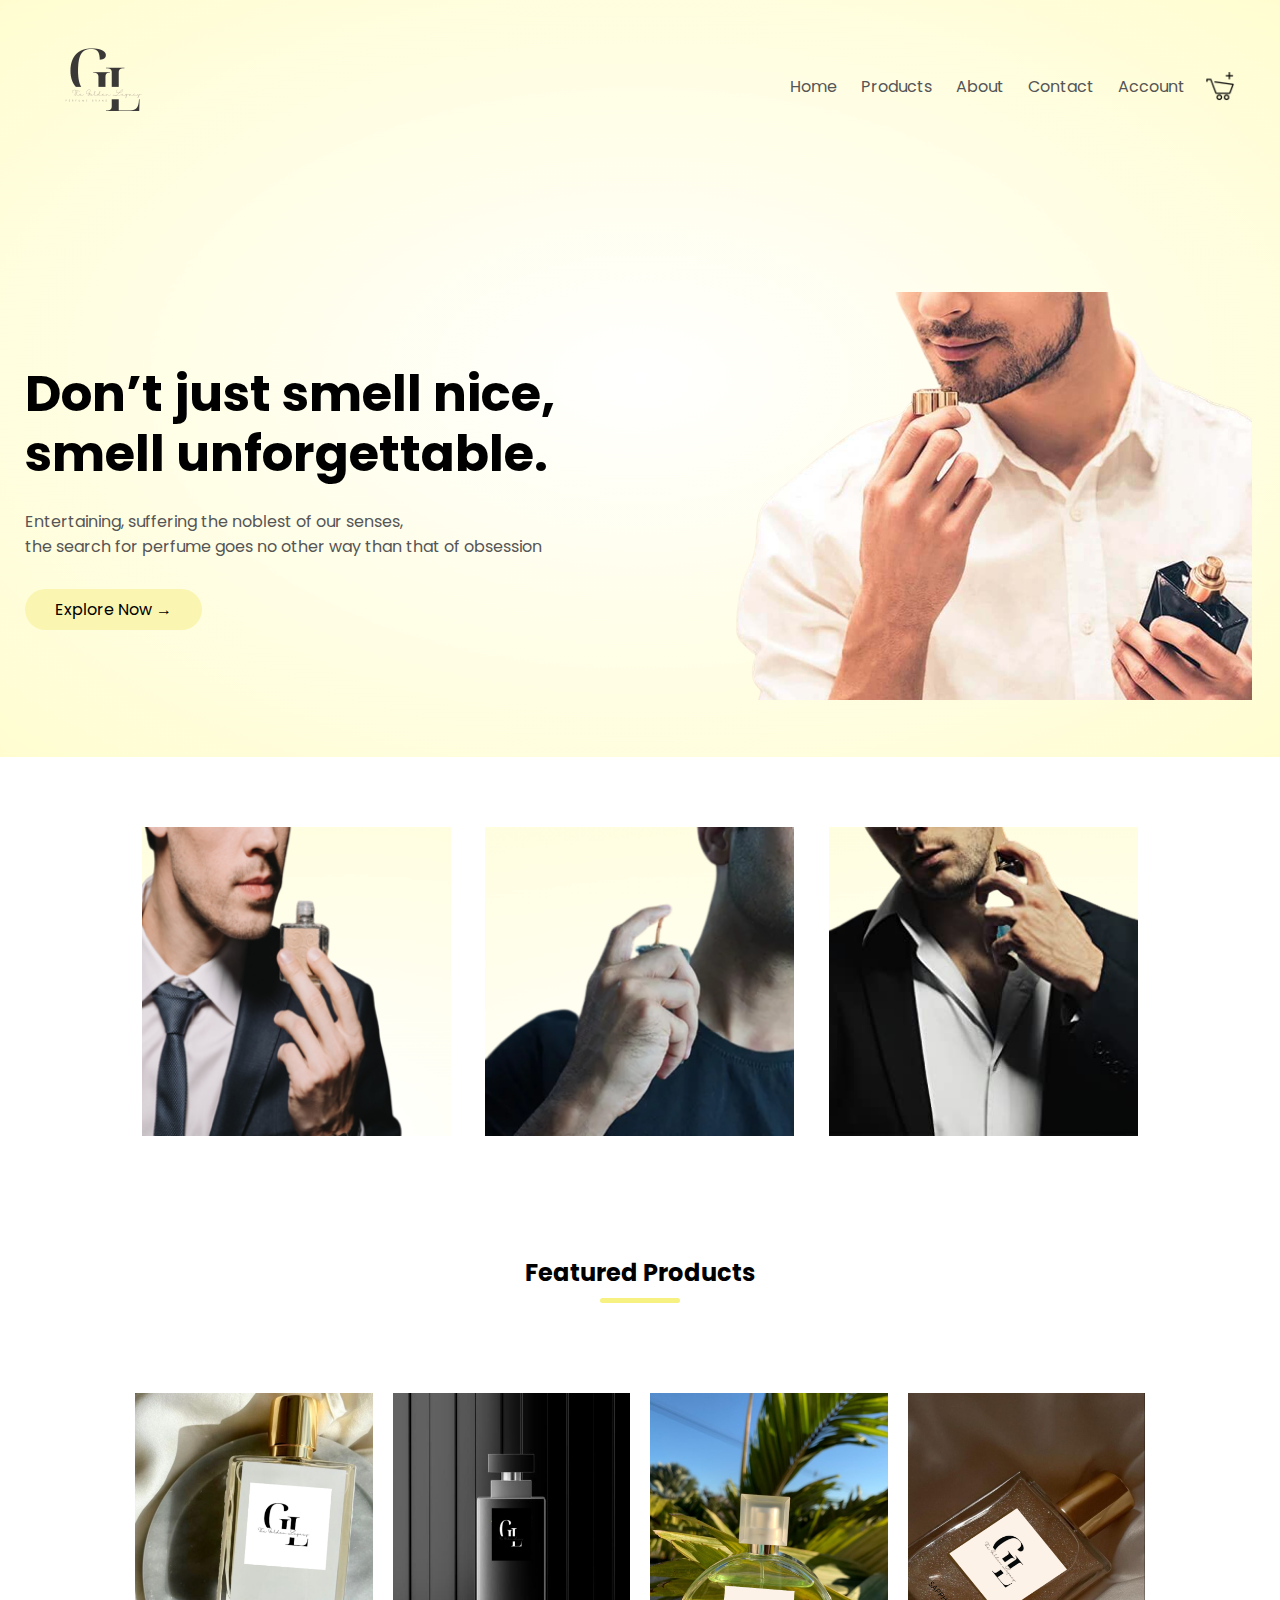
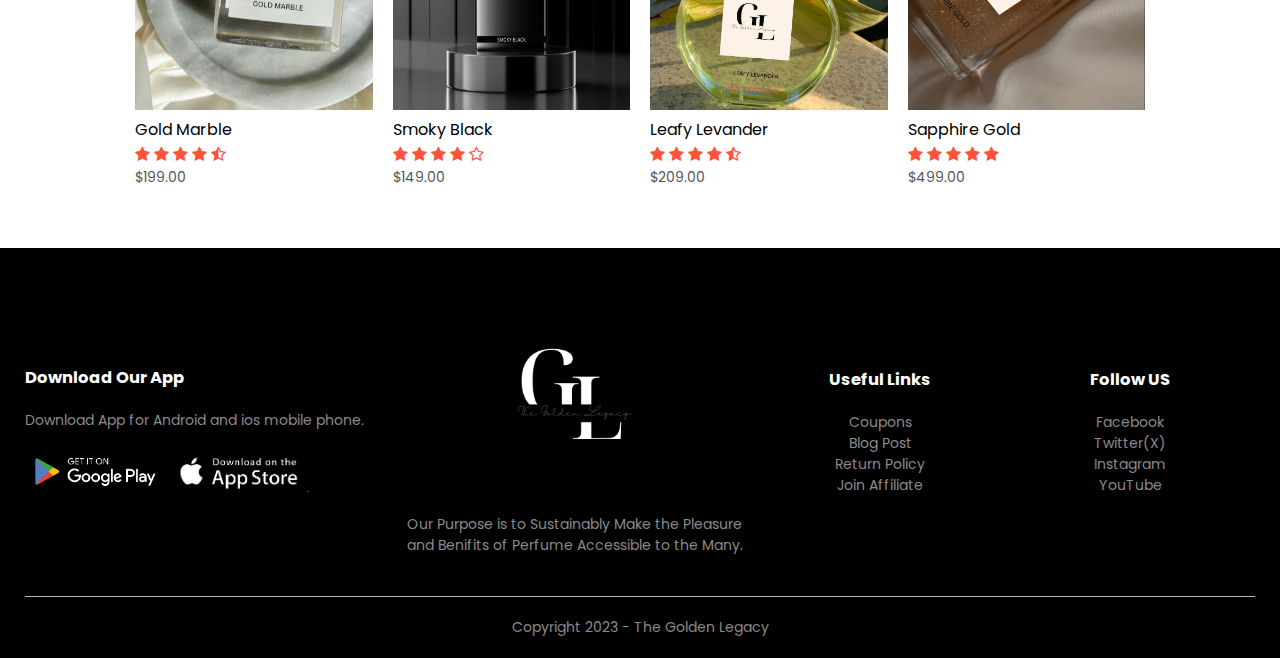
<file: index.html>
<!DOCTYPE html>
<html lang="eng">
<head>
    <meta charset="UTF-8">
    <title>The Golden Legacy</title>
    <link rel="stylesheet" href="style.css">
    <link href="https://fonts.googleapis.com/css?family=poppins:400;500;600;700&display=swap"
    rel="stylesheet">
    <link rel="stylesheet" href="https://stackpath.bootstrapcdn.com/font-awesome/4.7.0/css/font-awesome.min.css">
</head>
<body>
    
    <div class="header">
    <div class="container">
    <div class="navbar">
        <div class="logo">
            <img src="logo.png" width="125px">
        </div>
        <nav>
            <ul id="MenuItems">
                <li><a href="index.html">Home</a></li>
                <li><a href="products.html">Products</a></li>
                <li><a href="">About</a></li>
                <li><a href="contactus.html">Contact</a></li>
                <li><a href="account.html">Account</a></li>
            </ul>
        </nav>
        <img src="cart.png" width="30px" height="30px">
        <img src="menu.png" class="menu-icon" 
        onclick="menutoggle()">
    </div> 
    <div class="row">
        <div class="col-2">
            <h1>Don’t just smell nice,<br>smell unforgettable.</h1>
            <p>Entertaining, suffering the noblest of our senses,<br>the search for perfume goes no other way than that of obsession</p>
            <a href="youtube.com" class="btn">Explore Now &#8594;</a>
        </div>
        <div class="col-2">
            <img src="homelogo.png">
        </div>
    </div>
    </div>
</div>        
   
<!-------- featured categories --------->
    <div class="categories">
        <div class="small-container">
        <div class="row">
            <div class="col-3">
                <img src="h1.png">
            </div>
            <div class="col-3">
                <img src="h2.png">
            </div>
            <div class="col-3">
                <img src="h3.png">
            </div>
        </div>
        </div>
        
    </div>
<!-------- featured products --------->
    <div class="small-container">
        <h2 class="title">Featured Products</h2>
        <div class="row">
            <div class="col-4">
            <img src="img08.png">
            <h4>Gold Marble</h4>
            <div class="rating">
                <i class="fa fa-star"></i>
                <i class="fa fa-star"></i>
                <i class="fa fa-star"></i>
                <i class="fa fa-star"></i>
                <i class="fa fa-star-half-o"></i>
            </div>
                <p>$199.00</p>    
            </div>
            <div class="col-4">
            <img src="img10.png">
            <h4>Smoky Black</h4>
            <div class="rating">
                <i class="fa fa-star"></i>
                <i class="fa fa-star"></i>
                <i class="fa fa-star"></i>
                <i class="fa fa-star"></i>
                <i class="fa fa-star-o"></i>
            </div>
                <p>$149.00</p>    
            </div>
            <div class="col-4">
            <img src="img09.png">
            <h4>Leafy Levander</h4>
            <div class="rating">
                <i class="fa fa-star"></i>
                <i class="fa fa-star"></i>
                <i class="fa fa-star"></i>
                <i class="fa fa-star"></i>
                <i class="fa fa-star-half-o"></i>
            </div>
                <p>$209.00</p>    
            </div>
            <div class="col-4">
            <img src="img12.png">
            <h4>Sapphire Gold</h4>
            <div class="rating">
                <i class="fa fa-star"></i>
                <i class="fa fa-star"></i>
                <i class="fa fa-star"></i>
                <i class="fa fa-star"></i>
                <i class="fa fa-star"></i>
            </div>
                <p>$499.00</p>    
            </div>
        </div>
    </div>
        
<!-------- footer --------->
    <div class="footer">
        <div class="container">
            <div class="row">
                <div class="footer-col-1">
                <h3>Download Our App</h3>
                <p>Download App for Android and ios mobile phone.</p>
                <div class="app-logo">
                    <img src="play%20store.png">
                    <img src="appstore.png">
                    </div>
                </div>
                <div class="footer-col-2">
                <img src="black.png">
                <p>Our Purpose is to Sustainably Make the Pleasure and Benifits of Perfume Accessible to the Many.</p>
                </div>
                <div class="footer-col-3">
                <h3>Useful Links</h3>
                <ul>
                    <li>Coupons</li>
                    <li>Blog Post</li>
                    <li>Return Policy</li>
                    <li>Join Affiliate</li>
                </ul>
                </div>
                <div class="footer-col-4">
                <h3>Follow US</h3>
                <ul>
                    <li>Facebook</li>
                    <li>Twitter(X)</li>
                    <li>Instagram</li>
                    <li>YouTube</li>
                </ul>
                </div>
            </div>
            <hr>
            <p class="copyright">Copyright 2023 - The Golden Legacy</p>
        </div>
    </div>
<!-------- js for tooggle menu --------->
    <script>
        var MenuItems = document.getElementById("MenuItems");
        
        MenuItems.style.maxHeight = "0px";
        
        function menutoggle(){
            if (MenuItems.style.maxHeight == "0px")
                {
                    MenuItems.style.maxHeight = "200px";
                }
            else
                {
                    MenuItems.style.maxHeight = "0px";
                }
        }
    </script>
        
</body>
</html>
</file>
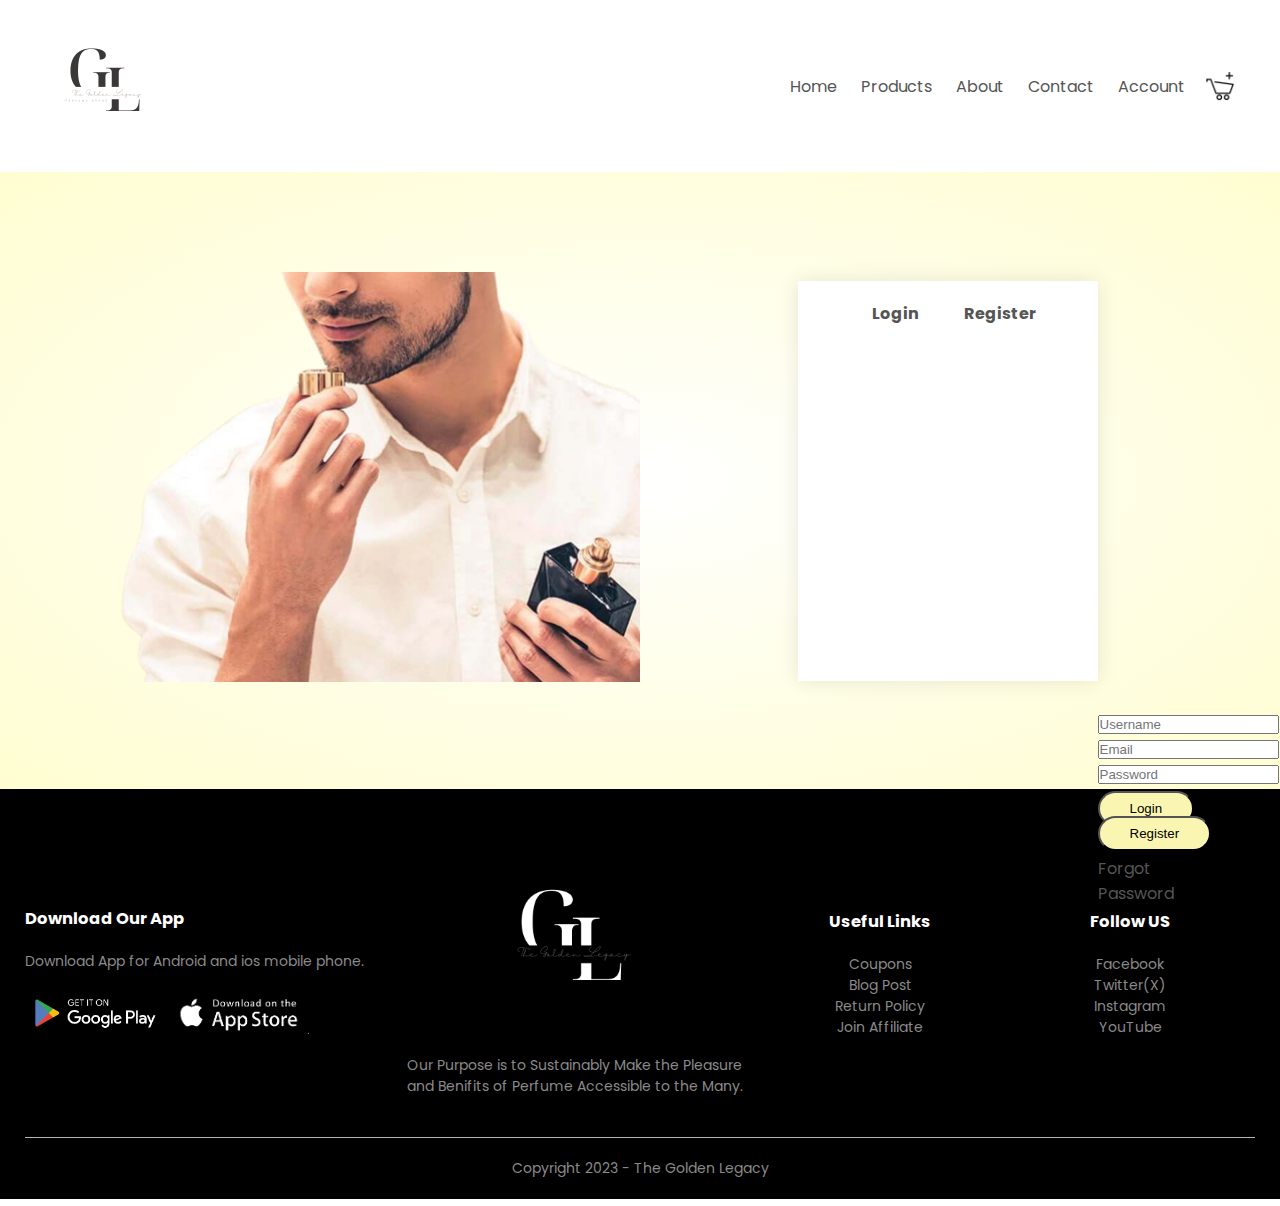
<file: account.html>
<!DOCTYPE html>
<html lang="eng">
<head>
    <meta charset="UTF-8">
    <title>The Golden Legacy</title>
    <link rel="stylesheet" href="style.css">
    <link href="https://fonts.googleapis.com/css?family=poppins:400;500;600;700&display=swap"
    rel="stylesheet">
    <link rel="stylesheet" href="https://stackpath.bootstrapcdn.com/font-awesome/4.7.0/css/font-awesome.min.css">
</head>
<body>
    
    <div class="container">
    <div class="navbar">
        <div class="logo">
            <img src="logo.png" width="125px">
        </div>
        <nav>
            <ul id="MenuItems">
                <li><a href="index.html">Home</a></li>
                <li><a href="products.html">Products</a></li>
                <li><a href="">About</a></li>
                <li><a href="">Contact</a></li>
                <li><a href="account.html">Account</a></li>
            </ul>
        </nav>
        <img src="cart.png" width="30px" height="30px">
        <img src="menu.png" class="menu-icon" 
        onclick="menutoggle()">
        </div>
    </div>
    
        
<!-------- account page --------->
        
<div class="account-page">
    <div class="container">
        <div class="row">
            <div class="col-2">
            <img src="homelogo.png" width="100%">
            </div>
            
            <div class="col-2">
                <div class="form-container">
                    <div class="form-btn">
                        <span>Login</span>
                        <span>Register</span>
                    </div>
                    
                    <form>
                        <input type="text" placeholder="Username">
                        <input type="Password" placeholder="Password">
                        <button type="submit" class="btn">Login</button>
                        <a href="">Forgot Password</a>
                    </form>
                    
                    <form>
                        <input type="text" placeholder="Username">
                        <input type="email" placeholder="Email">
                        <input type="Password" placeholder="Password">
                        <button type="submit" class="btn">Register</button>
                    </form>
                </div>
            </div>
        </div>
    </div>        
</div>
        
<!-------- footer --------->
    <div class="footer">
        <div class="container">
            <div class="row">
                <div class="footer-col-1">
                <h3>Download Our App</h3>
                <p>Download App for Android and ios mobile phone.</p>
                <div class="app-logo">
                    <img src="play%20store.png">
                    <img src="appstore.png">
                    </div>
                </div>
                <div class="footer-col-2">
                <img src="black.png">
                <p>Our Purpose is to Sustainably Make the Pleasure and Benifits of Perfume Accessible to the Many.</p>
                </div>
                <div class="footer-col-3">
                <h3>Useful Links</h3>
                <ul>
                    <li>Coupons</li>
                    <li>Blog Post</li>
                    <li>Return Policy</li>
                    <li>Join Affiliate</li>
                </ul>
                </div>
                <div class="footer-col-4">
                <h3>Follow US</h3>
                <ul>
                    <li>Facebook</li>
                    <li>Twitter(X)</li>
                    <li>Instagram</li>
                    <li>YouTube</li>
                </ul>
                </div>
            </div>
            <hr>
            <p class="copyright">Copyright 2023 - The Golden Legacy</p>
        </div>
    </div>
<!-------- js for tooggle menu --------->
    <script>
        var MenuItems = document.getElementById("MenuItems");
        
        MenuItems.style.maxHeight = "0px";
        
        function menutoggle(){
            if (MenuItems.style.maxHeight == "0px")
                {
                    MenuItems.style.maxHeight = "200px";
                }
            else
                {
                    MenuItems.style.maxHeight = "0px";
                }
        }
    </script>
        
</body>
</html>
</file>
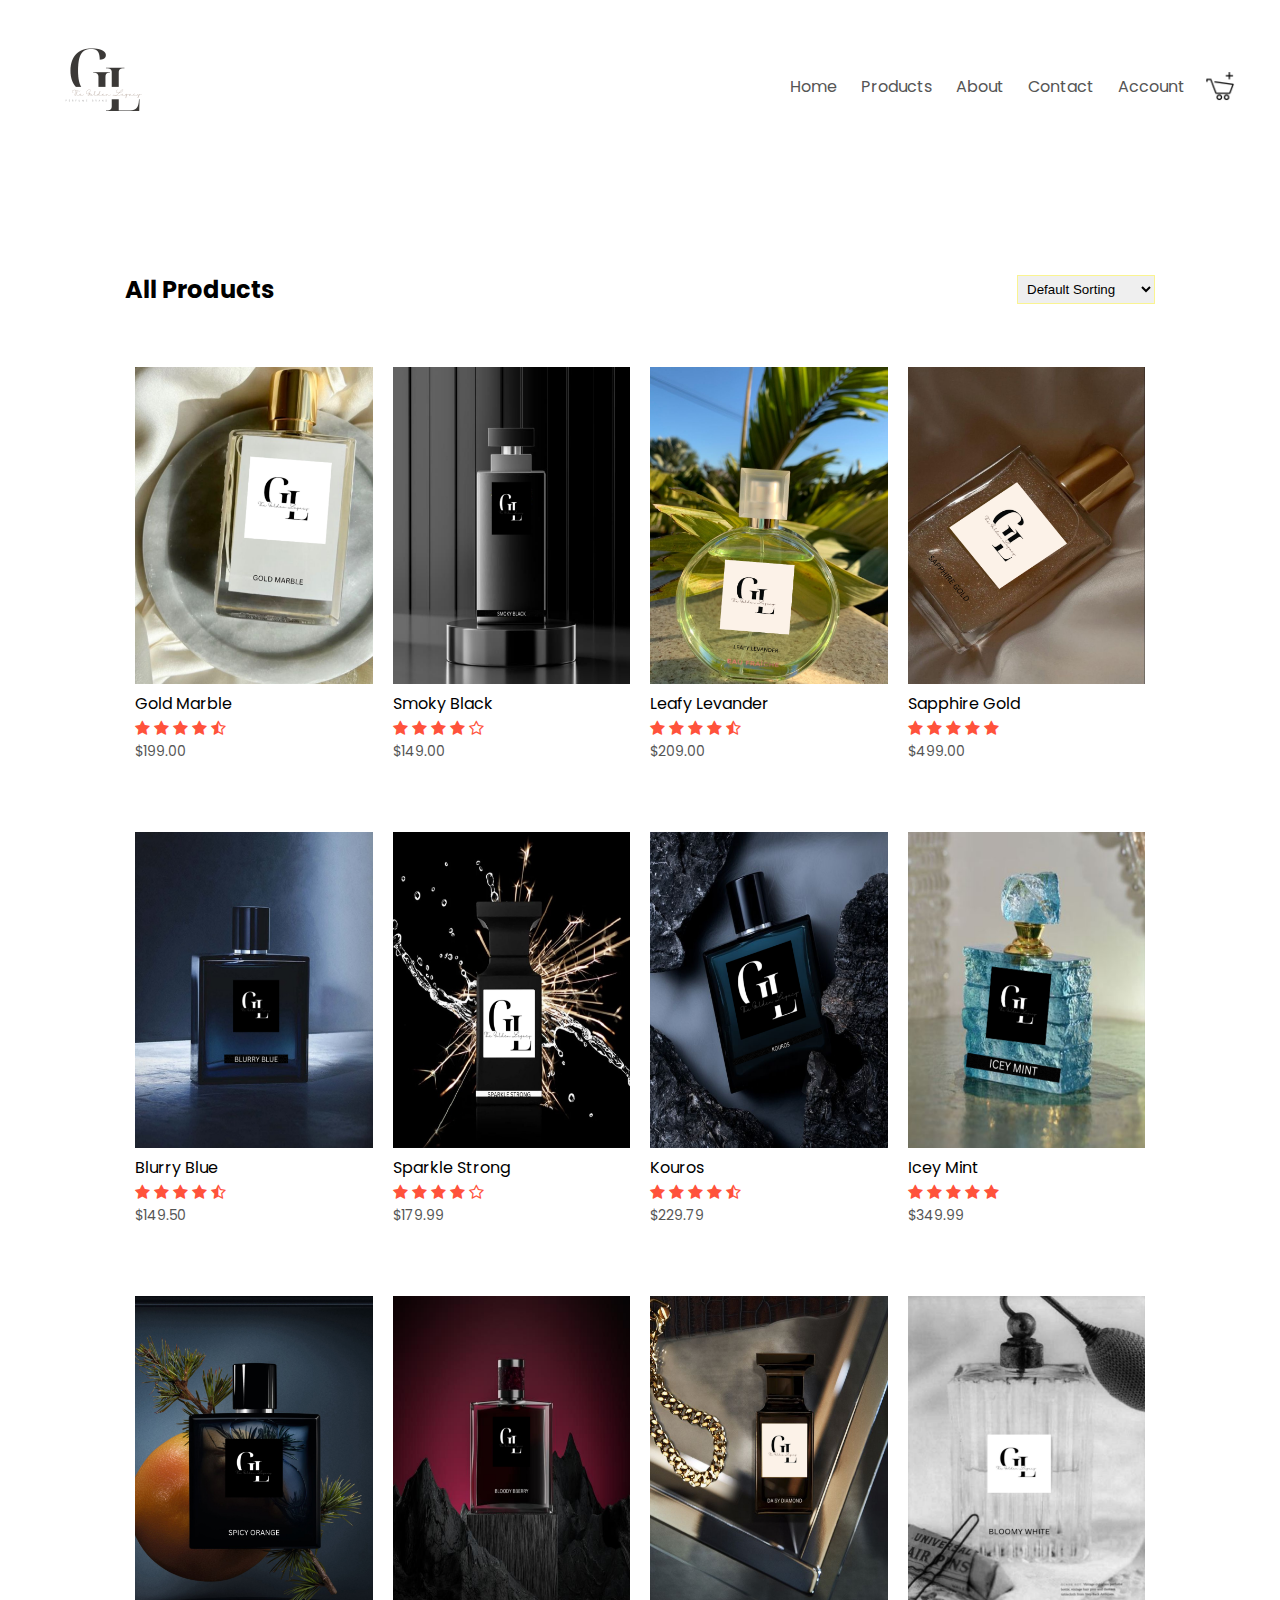
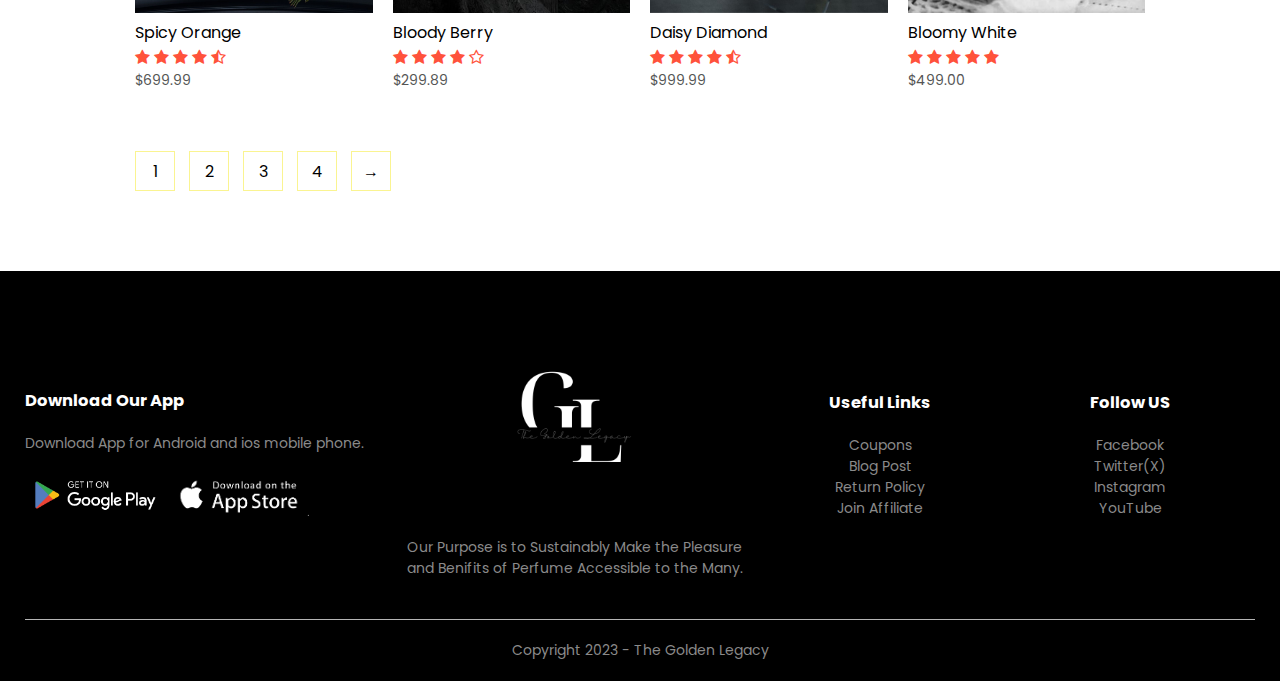
<file: products.html>
<!DOCTYPE html>
<html lang="eng">
<head>
    <meta charset="UTF-8">
    <title>All Products - The Golden Legacy</title>
    <link rel="stylesheet" href="style.css">
    <link href="https://fonts.googleapis.com/css?family=poppins:400;500;600;700&display=swap"
    rel="stylesheet">
    <link rel="stylesheet" href="https://stackpath.bootstrapcdn.com/font-awesome/4.7.0/css/font-awesome.min.css">
</head>
<body>
    
    <div class="container">
    <div class="navbar">
        <div class="logo">
            <img src="logo.png" width="125px">
        </div>
        <nav>
            <ul id="MenuItems">
                <li><a href="index.html">Home</a></li>
                <li><a href="products.html">Products</a></li>
                <li><a href="">About</a></li>
                <li><a href="">Contact</a></li>
                <li><a href="account.html">Account</a></li>
            </ul>
        </nav>
        <img src="cart.png" width="30px" height="30px">
        <img src="menu.png" class="menu-icon" 
        onclick="menutoggle()">
    </div> 
    
    </div>       

    <div class="small-container">
        
        <div class="row row-2">
            <h2>All Products</h2>
            <select>
                <option>Default Sorting</option>
                <option>Sort by Price</option>
                <option>Sort by Popularity</option>
                <option>Sort by Rating</option>
                <option>Sort by Sale</option>
            </select>
        </div>
        
        <div class="row">
            <div class="col-4">
            <img src="img08.png">
            <h4>Gold Marble</h4>
            <div class="rating">
                <i class="fa fa-star"></i>
                <i class="fa fa-star"></i>
                <i class="fa fa-star"></i>
                <i class="fa fa-star"></i>
                <i class="fa fa-star-half-o"></i>
            </div>
                <p>$199.00</p>    
            </div>
            <div class="col-4">
            <img src="img10.png">
            <h4>Smoky Black</h4>
            <div class="rating">
                <i class="fa fa-star"></i>
                <i class="fa fa-star"></i>
                <i class="fa fa-star"></i>
                <i class="fa fa-star"></i>
                <i class="fa fa-star-o"></i>
            </div>
                <p>$149.00</p>    
            </div>
            <div class="col-4">
            <img src="img09.png">
            <h4>Leafy Levander</h4>
            <div class="rating">
                <i class="fa fa-star"></i>
                <i class="fa fa-star"></i>
                <i class="fa fa-star"></i>
                <i class="fa fa-star"></i>
                <i class="fa fa-star-half-o"></i>
            </div>
                <p>$209.00</p>    
            </div>
            <div class="col-4">
            <img src="img12.png">
            <h4>Sapphire Gold</h4>
            <div class="rating">
                <i class="fa fa-star"></i>
                <i class="fa fa-star"></i>
                <i class="fa fa-star"></i>
                <i class="fa fa-star"></i>
                <i class="fa fa-star"></i>
            </div>
                <p>$499.00</p>    
            </div>
        </div>
        
    <div class="row">
            <div class="col-4">
            <img src="img01.png">
            <h4>Blurry Blue</h4>
            <div class="rating">
                <i class="fa fa-star"></i>
                <i class="fa fa-star"></i>
                <i class="fa fa-star"></i>
                <i class="fa fa-star"></i>
                <i class="fa fa-star-half-o"></i>
            </div>
                <p>$149.50</p>    
            </div>
            <div class="col-4">
            <img src="img02.png">
            <h4>Sparkle Strong</h4>
            <div class="rating">
                <i class="fa fa-star"></i>
                <i class="fa fa-star"></i>
                <i class="fa fa-star"></i>
                <i class="fa fa-star"></i>
                <i class="fa fa-star-o"></i>
            </div>
                <p>$179.99</p>    
            </div>
            <div class="col-4">
            <img src="img03.png">
            <h4>Kouros</h4>
            <div class="rating">
                <i class="fa fa-star"></i>
                <i class="fa fa-star"></i>
                <i class="fa fa-star"></i>
                <i class="fa fa-star"></i>
                <i class="fa fa-star-half-o"></i>
            </div>
                <p>$229.79</p>    
            </div>
            <div class="col-4">
            <img src="img04.png">
            <h4>Icey Mint</h4>
            <div class="rating">
                <i class="fa fa-star"></i>
                <i class="fa fa-star"></i>
                <i class="fa fa-star"></i>
                <i class="fa fa-star"></i>
                <i class="fa fa-star"></i>
            </div>
                <p>$349.99</p>    
            </div>
        </div>
        <div class="row">
            <div class="col-4">
            <img src="img05.png">
            <h4>Spicy Orange</h4>
            <div class="rating">
                <i class="fa fa-star"></i>
                <i class="fa fa-star"></i>
                <i class="fa fa-star"></i>
                <i class="fa fa-star"></i>
                <i class="fa fa-star-half-o"></i>
            </div>
                <p>$699.99</p>    
            </div>
            <div class="col-4">
            <img src="img06.png">
            <h4>Bloody Berry</h4>
            <div class="rating">
                <i class="fa fa-star"></i>
                <i class="fa fa-star"></i>
                <i class="fa fa-star"></i>
                <i class="fa fa-star"></i>
                <i class="fa fa-star-o"></i>
            </div>
                <p>$299.89</p>    
            </div>
            <div class="col-4">
            <img src="img07.png">
            <h4>Daisy Diamond</h4>
            <div class="rating">
                <i class="fa fa-star"></i>
                <i class="fa fa-star"></i>
                <i class="fa fa-star"></i>
                <i class="fa fa-star"></i>
                <i class="fa fa-star-half-o"></i>
            </div>
                <p>$999.99</p>    
            </div>
            <div class="col-4">
            <img src="img11.png">
            <h4>Bloomy White</h4>
            <div class="rating">
                <i class="fa fa-star"></i>
                <i class="fa fa-star"></i>
                <i class="fa fa-star"></i>
                <i class="fa fa-star"></i>
                <i class="fa fa-star"></i>
            </div>
                <p>$499.00</p>    
            </div>
        </div>
        
        <div class="page-btn">
            <span>1</span>
            <span>2</span>
            <span>3</span>
            <span>4</span>
            <span>&#8594;</span>
        </div>
    </div>
        
<!-------- footer --------->
    <div class="footer">
        <div class="container">
            <div class="row">
                <div class="footer-col-1">
                <h3>Download Our App</h3>
                <p>Download App for Android and ios mobile phone.</p>
                <div class="app-logo">
                    <img src="play%20store.png">
                    <img src="appstore.png">
                    </div>
                </div>
                <div class="footer-col-2">
                <img src="black.png">
                <p>Our Purpose is to Sustainably Make the Pleasure and Benifits of Perfume Accessible to the Many.</p>
                </div>
                <div class="footer-col-3">
                <h3>Useful Links</h3>
                <ul>
                    <li>Coupons</li>
                    <li>Blog Post</li>
                    <li>Return Policy</li>
                    <li>Join Affiliate</li>
                </ul>
                </div>
                <div class="footer-col-4">
                <h3>Follow US</h3>
                <ul>
                    <li>Facebook</li>
                    <li>Twitter(X)</li>
                    <li>Instagram</li>
                    <li>YouTube</li>
                </ul>
                </div>
            </div>
            <hr>
            <p class="copyright">Copyright 2023 - The Golden Legacy</p>
        </div>
    </div>
<!-------- js for tooggle menu --------->
    <script>
        var MenuItems = document.getElementById("MenuItems");
        
        MenuItems.style.maxHeight = "0px";
        
        function menutoggle(){
            if (MenuItems.style.maxHeight == "0px")
                {
                    MenuItems.style.maxHeight = "200px";
                }
            else
                {
                    MenuItems.style.maxHeight = "0px";
                }
        }
    </script>
        
</body>
</html>
</file>
<file: style.css>
*{
    margin: 0;
    padding: 0;
    box-sizing: border-box;
}

body{
    font-family: 'poppins', sans-serif;
}

.navbar{
    display: flex;
    align-items: center;
    padding: 20px;
}
nav{
    flex: 1;
    text-align: right;
}
nav ul{
    display: inline-block;
    list-style-type: none;
}
nav ul li{
    display: inline-block;
    margin-right: 20px;
}
a{
    text-decoration: none;
    color: #555;
}
p{
    color: #555;
}
.container{
    max-width: 1300px;
    margin: auto;
    padding-left: 25px;
    padding-right: 25px;
}
.row{
    display: flex;
    align-items: center;
    flex-wrap: wrap;
    justify-content: space-around;
}
.col-2{
    flex-basis: 50%;
    min-width: 300px;
}
.col-2 img{
    max-width: 100%;
    padding: 50px 0;
}
.col-2 h1{
    font-size: 50px;
    line-height: 60px;
    margin: 25px 0;
}
.btn{
    display: inline-block;
    background: #faf6b1;
    color: #000000;
    padding: 8px 30px;
    margin: 30px 0;
    border-radius: 30px;
    transition: background 0.5s;
}
.btn:hover{
    background: #faf491;
}
.header{
    background: radial-gradient(#fff,#fffdd0)
}
.header .row{
    margin-top: 70px;
}
.categories{
    margin: 70px 0;
}
.col-3{
    flex-basis: 30%;
    min-width: 250px;
    margin-bottom: 30px;
}
.col-3 img{
    width: 100%;
}
.small-container{
    max-width: 1080px;
    margin: auto;
    padding-left: 25px;
    padding-right: 25px;
}
.col-4{
    flex-basis: 25%;
    padding: 10px;
    min-width: 200px;
    margin-bottom: 50px;
    transition: transform 0.5s;
}
.col-4 img{
    width: 100%;
}
.title{
    text-align: center;
    margin: 0 auto 80px;
    position: relative;
    line-height: 60px;
}
.title::after{
    content: '';
    background: #f7f181;
    width: 80px;
    height: 5px;
    border-radius: 5px;
    position: absolute;
    bottom: 0;
    left: 50%;
    transform: translateX(-50%);
}
h4{
    color: #000000;
    font-weight: normal;
}

.col-4 p{
    font-size: 14px;
}
.rating .fa{
    color: #ff523b;
}
.col-4:hover{
    transform: translateY(-5px);
}

/*----------footer----------*/

.footer{
    background: #000;
    color: black;
    font-size: 14px;
    padding: 60px 0 20px;
}
.footer p, li{
    color: #8a8a8a;
}
.footer h3{
    color: #fff;
    margin-bottom: 20px;
}
.footer-col-1, .footer-col-2, .footer-col-3, .footer-col-4{
    min-width: 250px;
    margin-bottom: 20px;
}
.footer-col-1{
    flex-basis: 30%;
}
.footer-col-2{
    flex: 1;
    text-align: center;
}
.footer-col-2 img{
    width: 180px;
    margin-bottom: 20px;
    resize: both;
}
.footer-col-3, .footer-col-4{
    flex-basis: 12%;
    text-align: center;
}
ul{
    list-style-type: none;
}
.app-logo{
    margin-top: 20px;
}
.app-logo img{
    width: 140px;
}
.footer hr{
    border: none;
    background: #b5b5b5;
    height: 1px;
    margin: 20px 0;
}
.copyright{
    text-align: center;
}
.menu-icon{
    width: 28px;
    margin-left: 20px;
    display: none;
}

/*---------- all products page ----------*/

.row-2{
    justify-content: space-between;
    margin: 100px auto 50px;
}
select{
    border: 1px solid #faf491;
    padding: 5px;
}
select:focus{
    outline: none;
}
.page-btn{
    margin: 0 auto 80px;
}
.page-btn span{
    display: inline-block;
    border: 1px solid #faf491;
    margin-left: 10px;
    width: 40px;
    height: 40px;
    text-align: center;
    line-height: 40px;
    cursor: pointer;
}
.page-btn span:hover{
    background: #000000;
    color: white;
}

/*---------- account page ----------*/

.account-page{
    padding: 50px 0;
    background: radial-gradient(#fff,#fffdd0);
}
.form-container{
    background: white;
    width: 300px;
    height: 400px;
    position: relative;
    text-align: center;
    padding: 20px 0;
    margin: auto;
    box-shadow: 0 0 20px 0px rgba(0,0,0,0.1);

}
.form-container span{
    font-weight: bold;
    padding: 0 10px;
    color: #555;
    cursor: pointer;
    width: 100px;
    display: inline-block;
}
.form-btn{
    display: inline-block;
}
.form-container form{
    max-width: 300px;
    padding: 300px;
    position: absolute;
    top: 130px;
}
.form input{
    width: 100%;
    height: 30px;
    margin: 10px 0;
    padding: 0 10px;
    border: 1px solid #ccc;
}

/*---------- Contact US ----------*/

.contact-us{
    background: radial-gradient(#fff,#fffdd0);
    font-size: 14px;
}
.container-8{
    width: 80%;
    margin: 50px auto;
    
}
.contact-box{
    display: flex;
    background: #fff;
}
.contact-left{
    flex-basis: 60px;
    padding: 40px 60px;
}
.contact-right{
    flex-basis: 40px;
    padding: 40px;
    background: radial-gradient(#fff,#fffdd0);
    color: #fff;
}
/*---------- media query for menu ----------*/

@media only screen and (max-width: 800px){
    
    nav ul{
        position: absolute;
        top: 70px;
        left: 0;
        background: #333;
        width: 100%;
        overflow: hidden;
        transition: max-height 0.5s;
    }
    nav ul li{
        display: block;
        margin-right: 50px;
        margin-top: 10px;
        margin-bottom: 10px;
    }
    nav ul li a{
        color: #fff;
    }
    .menu-icon{
        display: block;
        cursor: pointer;
    }
</file>
